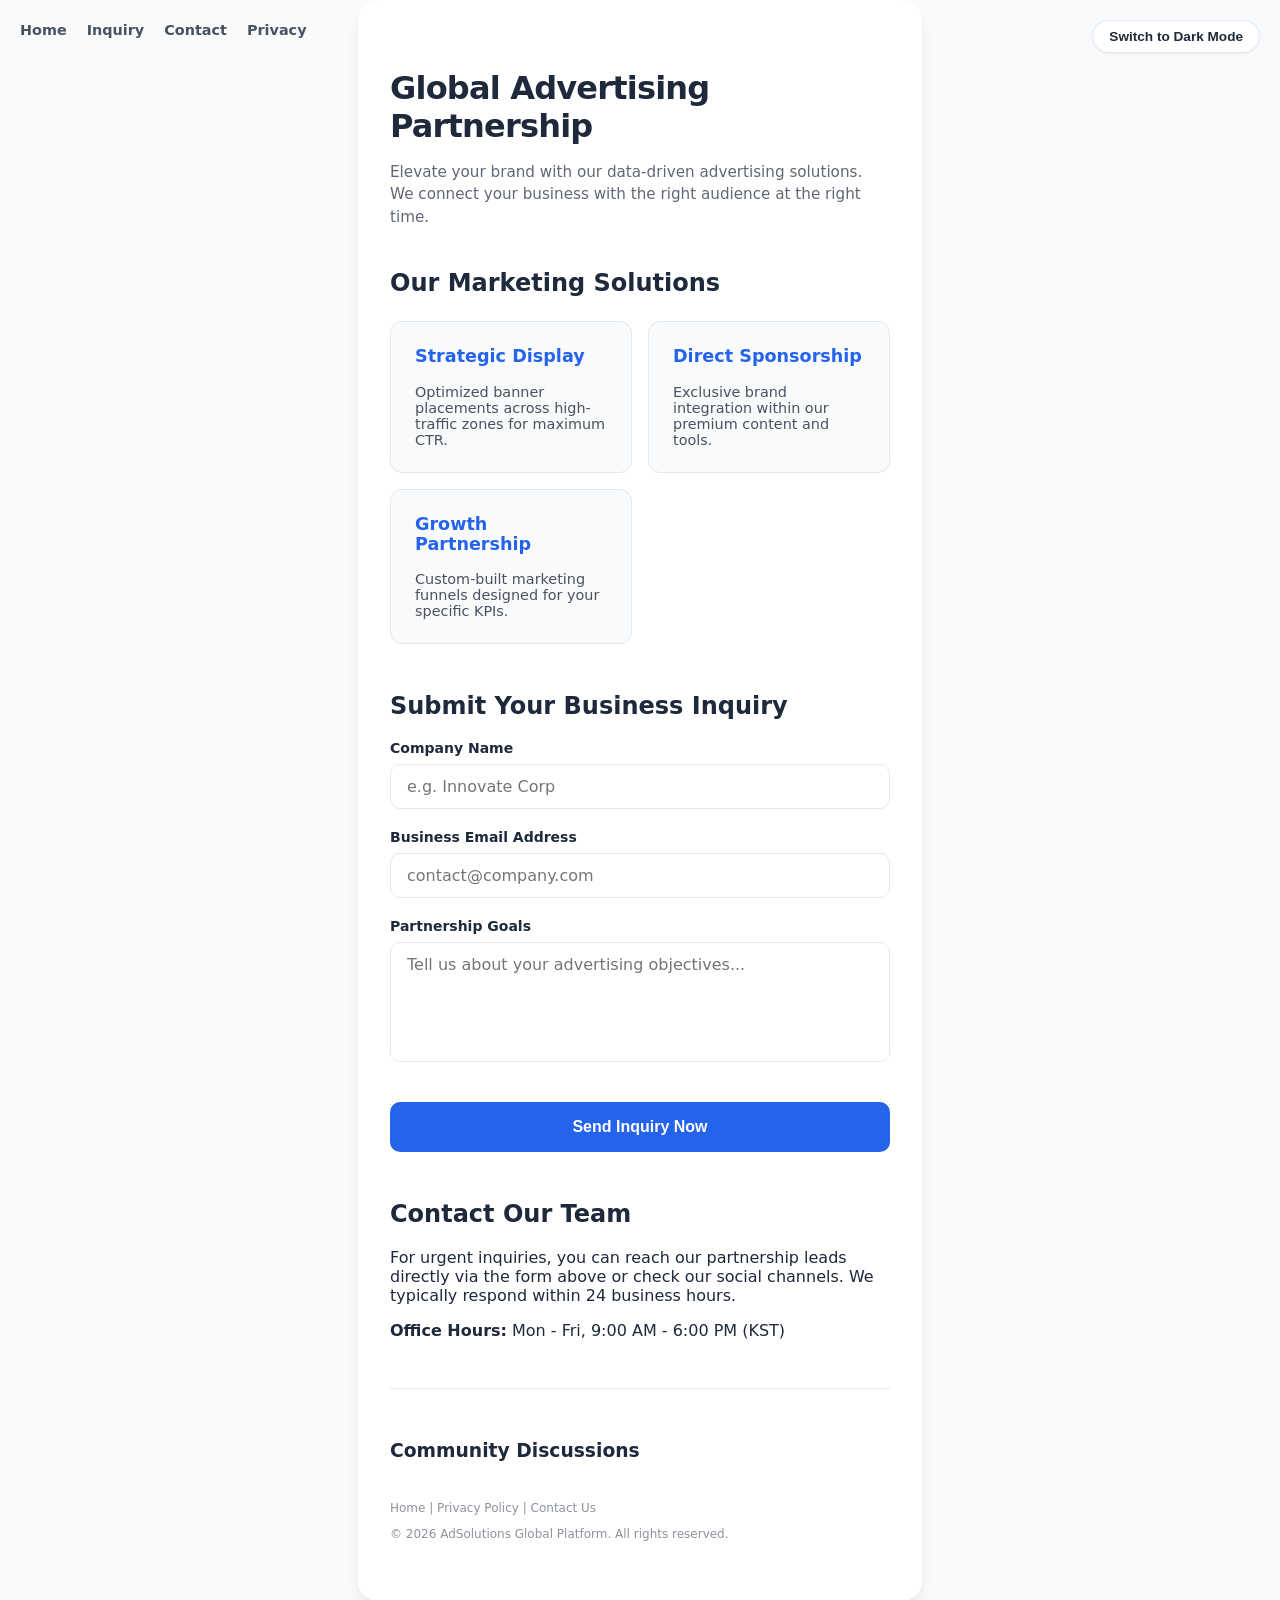
<file: index.html>
<!DOCTYPE html>
<html lang="en">
<head>
    <!-- Google AdSense Verification - Start -->
    <script async src="https://pagead2.googlesyndication.com/pagead/js/adsbygoogle.js?client=ca-pub-9741855201175457"
     crossorigin="anonymous"></script>
    <meta name="google-adsense-account" content="ca-pub-9741855201175457">
    <!-- Google AdSense Verification - End -->
    
    <meta charset="UTF-8">
    <meta name="viewport" content="width=device-width, initial-scale=1.0">
    <title>AdSolutions | Premium Advertising Partnership</title>
    <meta name="description" content="Official advertising inquiry platform for AdSolutions. We offer display ads, sponsorships, and high-engagement marketing partnerships.">
    <link rel="stylesheet" href="style.css">
    <link rel="canonical" href="https://tokiok1234-oss.github.io/advice-project233/">
</head>
<body>
    <nav class="main-nav">
        <ul>
            <li><a href="index.html">Home</a></li>
            <li><a href="#inquiry">Inquiry</a></li>
            <li><a href="#contact">Contact</a></li>
            <li><a href="privacy.html">Privacy</a></li>
        </ul>
    </nav>

    <div class="theme-toggle">
        <button id="theme-btn">Switch Theme</button>
    </div>

    <main>
        <header class="site-header">
            <h1>Global Advertising Partnership</h1>
            <p>Elevate your brand with our data-driven advertising solutions. We connect your business with the right audience at the right time.</p>
        </header>

        <section class="services-overview">
            <h2>Our Marketing Solutions</h2>
            <div class="service-cards">
                <div class="card">
                    <h3>Strategic Display</h3>
                    <p>Optimized banner placements across high-traffic zones for maximum CTR.</p>
                </div>
                <div class="card">
                    <h3>Direct Sponsorship</h3>
                    <p>Exclusive brand integration within our premium content and tools.</p>
                </div>
                <div class="card">
                    <h3>Growth Partnership</h3>
                    <p>Custom-built marketing funnels designed for your specific KPIs.</p>
                </div>
            </div>
        </section>

        <section class="inquiry-section" id="inquiry">
            <h2>Submit Your Business Inquiry</h2>
            <form action="https://formspree.io/f/mjgayqpw" method="POST" id="inquiry-form">
                <div class="form-group">
                    <label for="company">Company Name</label>
                    <input type="text" name="company" id="company" placeholder="e.g. Innovate Corp" required>
                </div>
                <div class="form-group">
                    <label for="email">Business Email Address</label>
                    <input type="email" name="email" id="email" placeholder="contact@company.com" required>
                </div>
                <div class="form-group">
                    <label for="message">Partnership Goals</label>
                    <textarea name="message" id="message" placeholder="Tell us about your advertising objectives..." required></textarea>
                </div>
                <button type="submit" id="submit-btn">Send Inquiry Now</button>
            </form>
        </section>

        <section class="contact-info" id="contact" style="margin-top: 3rem; text-align: left;">
            <h2>Contact Our Team</h2>
            <p>For urgent inquiries, you can reach our partnership leads directly via the form above or check our social channels. We typically respond within 24 business hours.</p>
            <p><strong>Office Hours:</strong> Mon - Fri, 9:00 AM - 6:00 PM (KST)</p>
        </section>

        <section class="comments-section">
            <h3>Community Discussions</h3>
            <div id="disqus_thread"></div>
            <script>
                (function() {
                var d = document, s = d.createElement('script');
                s.src = 'https://advice-11.disqus.com/embed.js';
                s.setAttribute('data-timestamp', +new Date());
                (d.head || d.body).appendChild(s);
                })();
            </script>
        </section>

        <footer class="site-footer">
            <div class="footer-links">
                <a href="index.html">Home</a> | 
                <a href="privacy.html">Privacy Policy</a> |
                <a href="#contact">Contact Us</a>
            </div>
            <p>&copy; 2026 AdSolutions Global Platform. All rights reserved.</p>
        </footer>
    </main>
    <script src="main.js"></script>
</body>
</html>
</file>
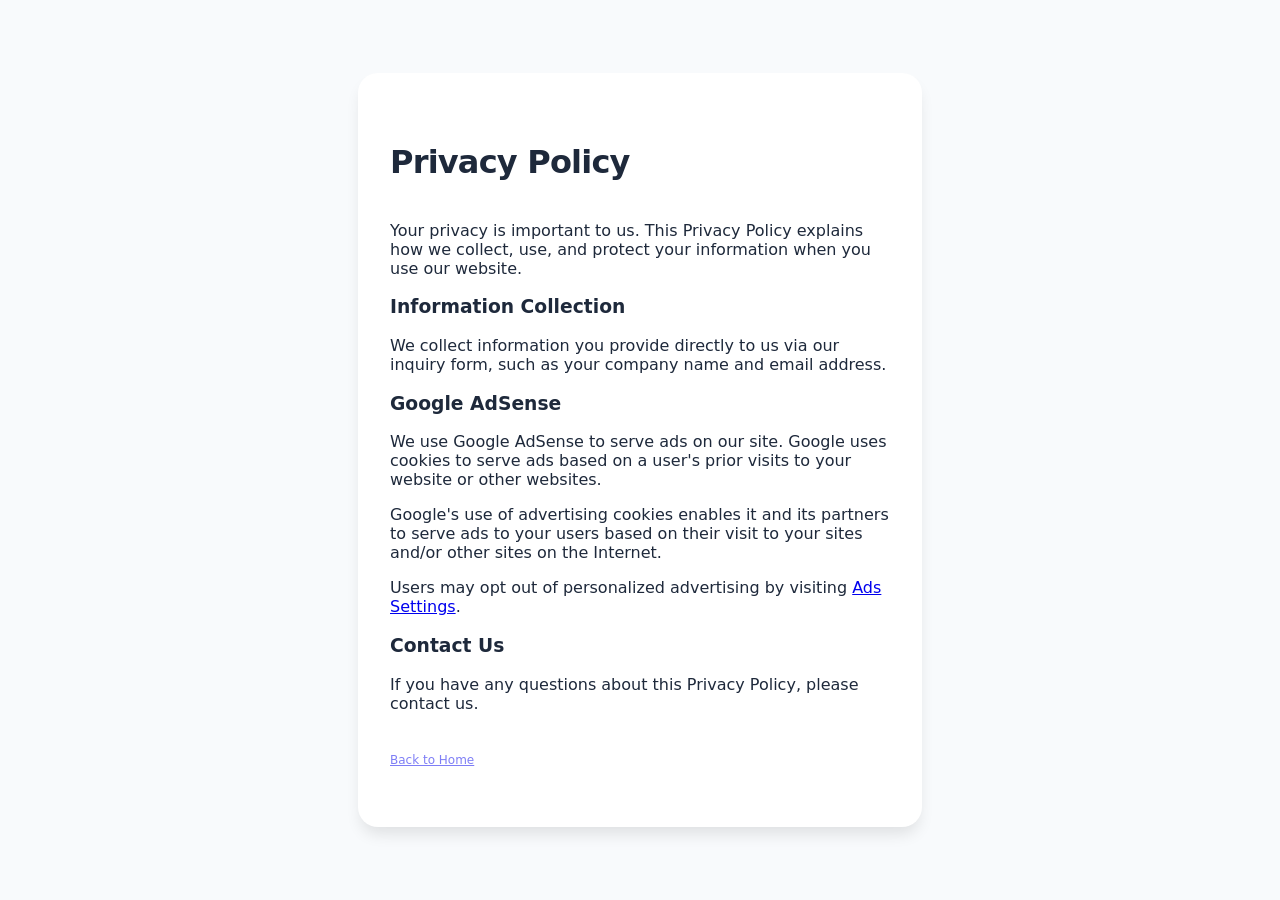
<file: privacy.html>
<!DOCTYPE html>
<html lang="en">
<head>
    <script async src="https://pagead2.googlesyndication.com/pagead/js/adsbygoogle.js?client=ca-pub-9741855201175457"
     crossorigin="anonymous"></script>
    <meta charset="UTF-8">
    <meta name="viewport" content="width=device-width, initial-scale=1.0">
    <title>Privacy Policy | Advertising Solutions</title>
    <link rel="stylesheet" href="style.css">
</head>
<body>
    <main>
        <header class="site-header">
            <h1>Privacy Policy</h1>
        </header>
        <section>
            <p>Your privacy is important to us. This Privacy Policy explains how we collect, use, and protect your information when you use our website.</p>
            
            <h3>Information Collection</h3>
            <p>We collect information you provide directly to us via our inquiry form, such as your company name and email address.</p>

            <h3>Google AdSense</h3>
            <p>We use Google AdSense to serve ads on our site. Google uses cookies to serve ads based on a user's prior visits to your website or other websites.</p>
            <p>Google's use of advertising cookies enables it and its partners to serve ads to your users based on their visit to your sites and/or other sites on the Internet.</p>
            <p>Users may opt out of personalized advertising by visiting <a href="https://www.google.com/settings/ads">Ads Settings</a>.</p>

            <h3>Contact Us</h3>
            <p>If you have any questions about this Privacy Policy, please contact us.</p>
        </section>
        <footer class="site-footer">
            <p><a href="index.html">Back to Home</a></p>
        </footer>
    </main>
</body>
</html>
</file>
<file: style.css>
:root {
    --bg-color: #f8fafc;
    --text-color: #1e293b;
    --card-bg: #ffffff;
    --btn-bg: #2563eb;
    --btn-hover: #1d4ed8;
    --shadow: 0 10px 15px -3px rgba(0, 0, 0, 0.1);
    --input-border: #e2e8f0;
}

[data-theme="dark"] {
    --bg-color: #0f172a;
    --text-color: #f1f5f9;
    --card-bg: #1e293b;
    --btn-bg: #3b82f6;
    --btn-hover: #60a5fa;
    --shadow: 0 10px 15px -3px rgba(0, 0, 0, 0.4);
    --input-border: #334155;
}

body {
    font-family: 'Inter', system-ui, -apple-system, sans-serif;
    display: flex;
    justify-content: center;
    align-items: center;
    min-height: 100vh;
    margin: 0;
    background-color: var(--bg-color);
    color: var(--text-color);
    transition: all 0.3s ease;
}

main {
    max-width: 500px;
    width: 90%;
    padding: 3rem 2rem;
    background-color: var(--card-bg);
    border-radius: 20px;
    box-shadow: var(--shadow);
    transition: background-color 0.3s;
}

.site-header {
    margin-bottom: 2.5rem;
}

.site-header h1 {
    font-size: 2rem;
    font-weight: 800;
    margin-bottom: 0.5rem;
    letter-spacing: -0.025em;
}

.site-header p {
    color: var(--text-color);
    opacity: 0.7;
    font-size: 0.95rem;
    line-height: 1.5;
}

.theme-toggle {
    position: absolute;
    top: 20px;
    right: 20px;
}

#theme-btn {
    background: var(--card-bg);
    border: 1px solid var(--input-border);
    color: var(--text-color);
    padding: 8px 16px;
    border-radius: 9999px;
    cursor: pointer;
    font-size: 0.85rem;
    font-weight: 600;
    box-shadow: 0 1px 2px rgba(0,0,0,0.05);
}

.inquiry-section {
    text-align: left;
}

.form-group {
    margin-bottom: 1.25rem;
}

.form-group label {
    display: block;
    font-size: 0.875rem;
    font-weight: 600;
    margin-bottom: 0.5rem;
}

input, textarea, select {
    width: 100%;
    padding: 0.75rem 1rem;
    border: 1px solid var(--input-border);
    border-radius: 10px;
    background-color: var(--card-bg);
    color: var(--text-color);
    box-sizing: border-box;
    font-family: inherit;
    font-size: 1rem;
    transition: all 0.2s;
}

input:focus, textarea:focus, select:focus {
    outline: none;
    border-color: var(--btn-bg);
    box-shadow: 0 0 0 2px var(--btn-bg);
}

textarea {
    height: 120px;
    resize: none;
}

#submit-btn {
    width: 100%;
    padding: 1rem;
    background-color: var(--btn-bg);
    color: white;
    border: none;
    border-radius: 10px;
    cursor: pointer;
    font-size: 1rem;
    font-weight: 700;
    transition: transform 0.1s, background-color 0.2s;
    margin-top: 1rem;
}

#submit-btn:hover {
    background-color: var(--btn-hover);
}

#submit-btn:active {
    transform: scale(0.98);
}

.site-footer {
    margin-top: 2.5rem;
    font-size: 0.75rem;
    opacity: 0.5;
}

.main-nav {
    position: absolute;
    top: 20px;
    left: 20px;
}

.main-nav ul {
    list-style: none;
    padding: 0;
    margin: 0;
    display: flex;
    gap: 20px;
}

.main-nav a {
    text-decoration: none;
    color: var(--text-color);
    font-size: 0.9rem;
    font-weight: 600;
    opacity: 0.8;
    transition: opacity 0.2s;
}

.main-nav a:hover {
    opacity: 1;
}

.services-overview {
    margin-bottom: 3rem;
    text-align: left;
}

.services-overview h2 {
    font-size: 1.5rem;
    margin-bottom: 1.5rem;
}

.service-cards {
    display: grid;
    grid-template-columns: 1fr;
    gap: 1rem;
}

.card {
    padding: 1.5rem;
    border: 1px solid var(--input-border);
    border-radius: 12px;
    background: var(--bg-color);
}

.card h3 {
    margin-top: 0;
    font-size: 1.1rem;
    color: var(--btn-bg);
}

.card p {
    font-size: 0.9rem;
    margin-bottom: 0;
    opacity: 0.8;
}

.footer-links {
    margin-bottom: 10px;
}

.footer-links a {
    color: var(--text-color);
    text-decoration: none;
}

@media (min-width: 600px) {
    .service-cards {
        grid-template-columns: 1fr 1fr;
    }
}

.comments-section {
    margin-top: 3rem;
    padding-top: 2rem;
    border-top: 1px solid var(--input-border);
}
</file>
